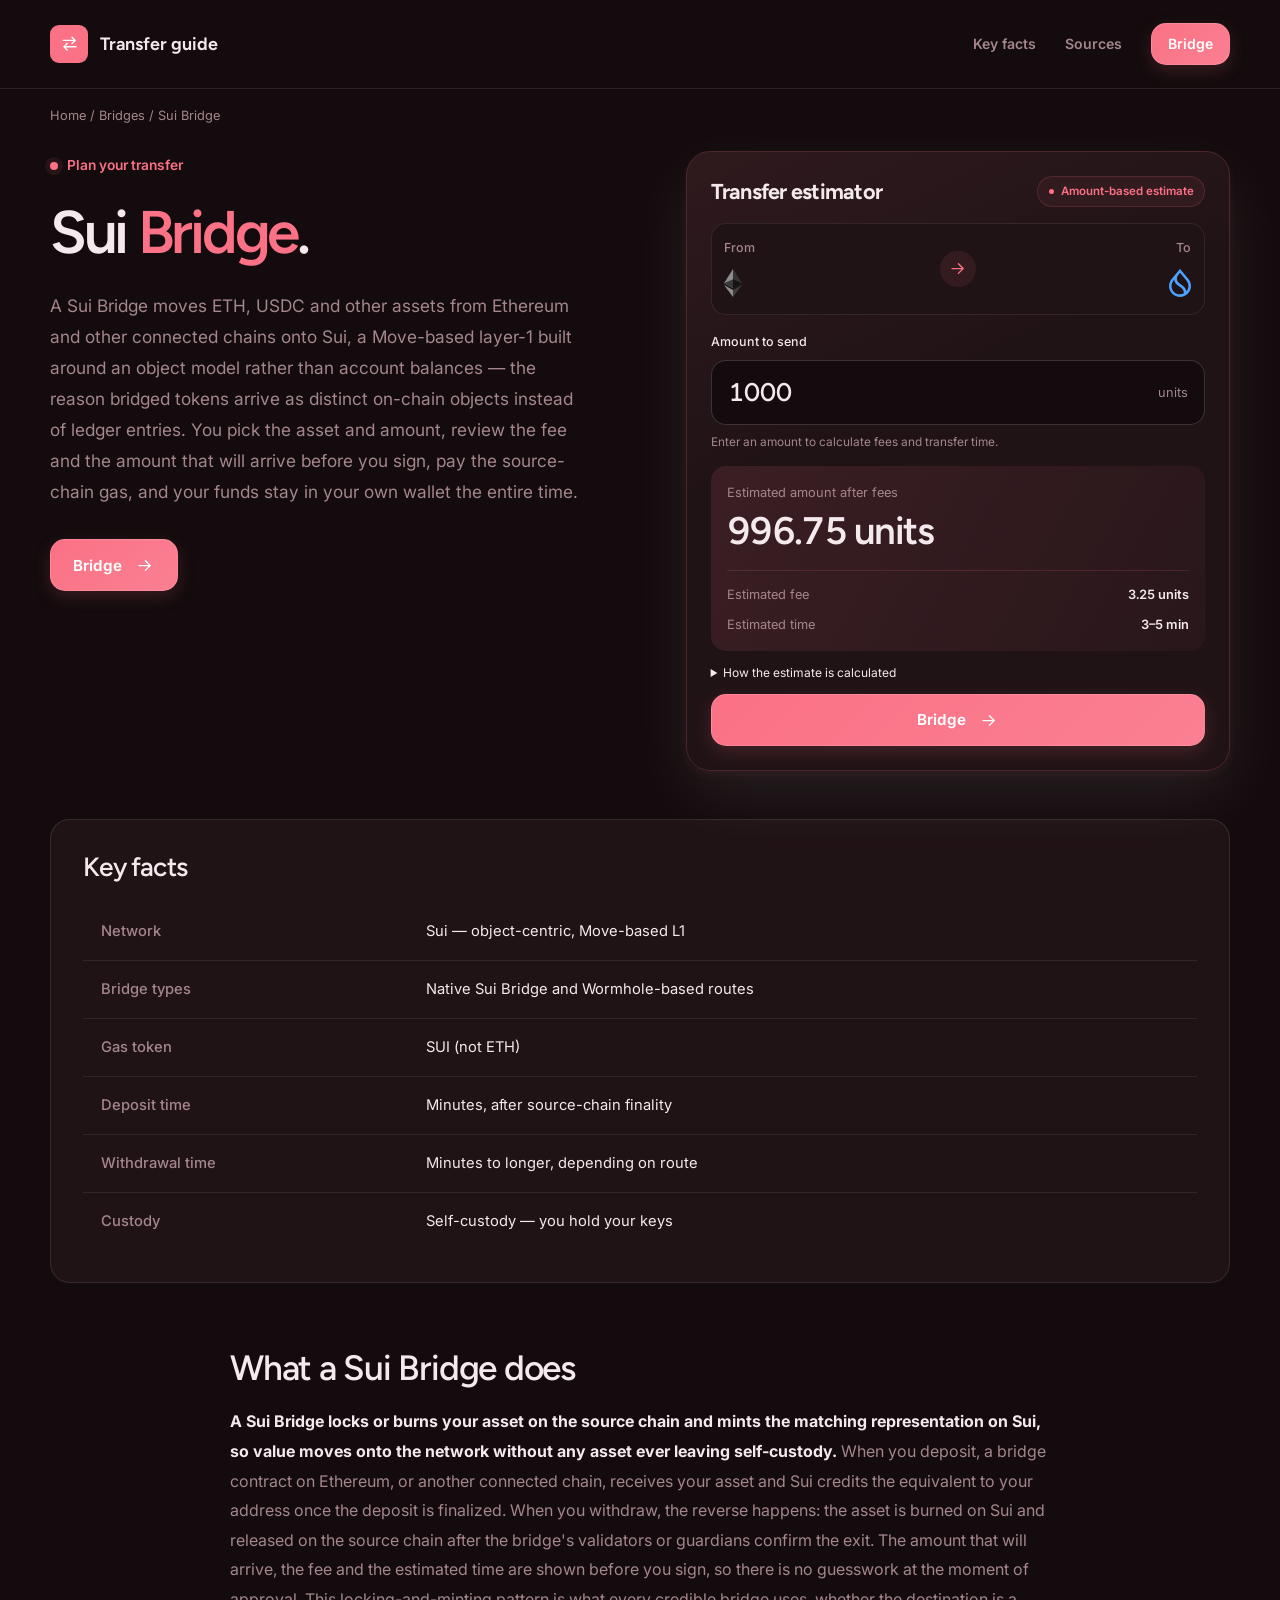
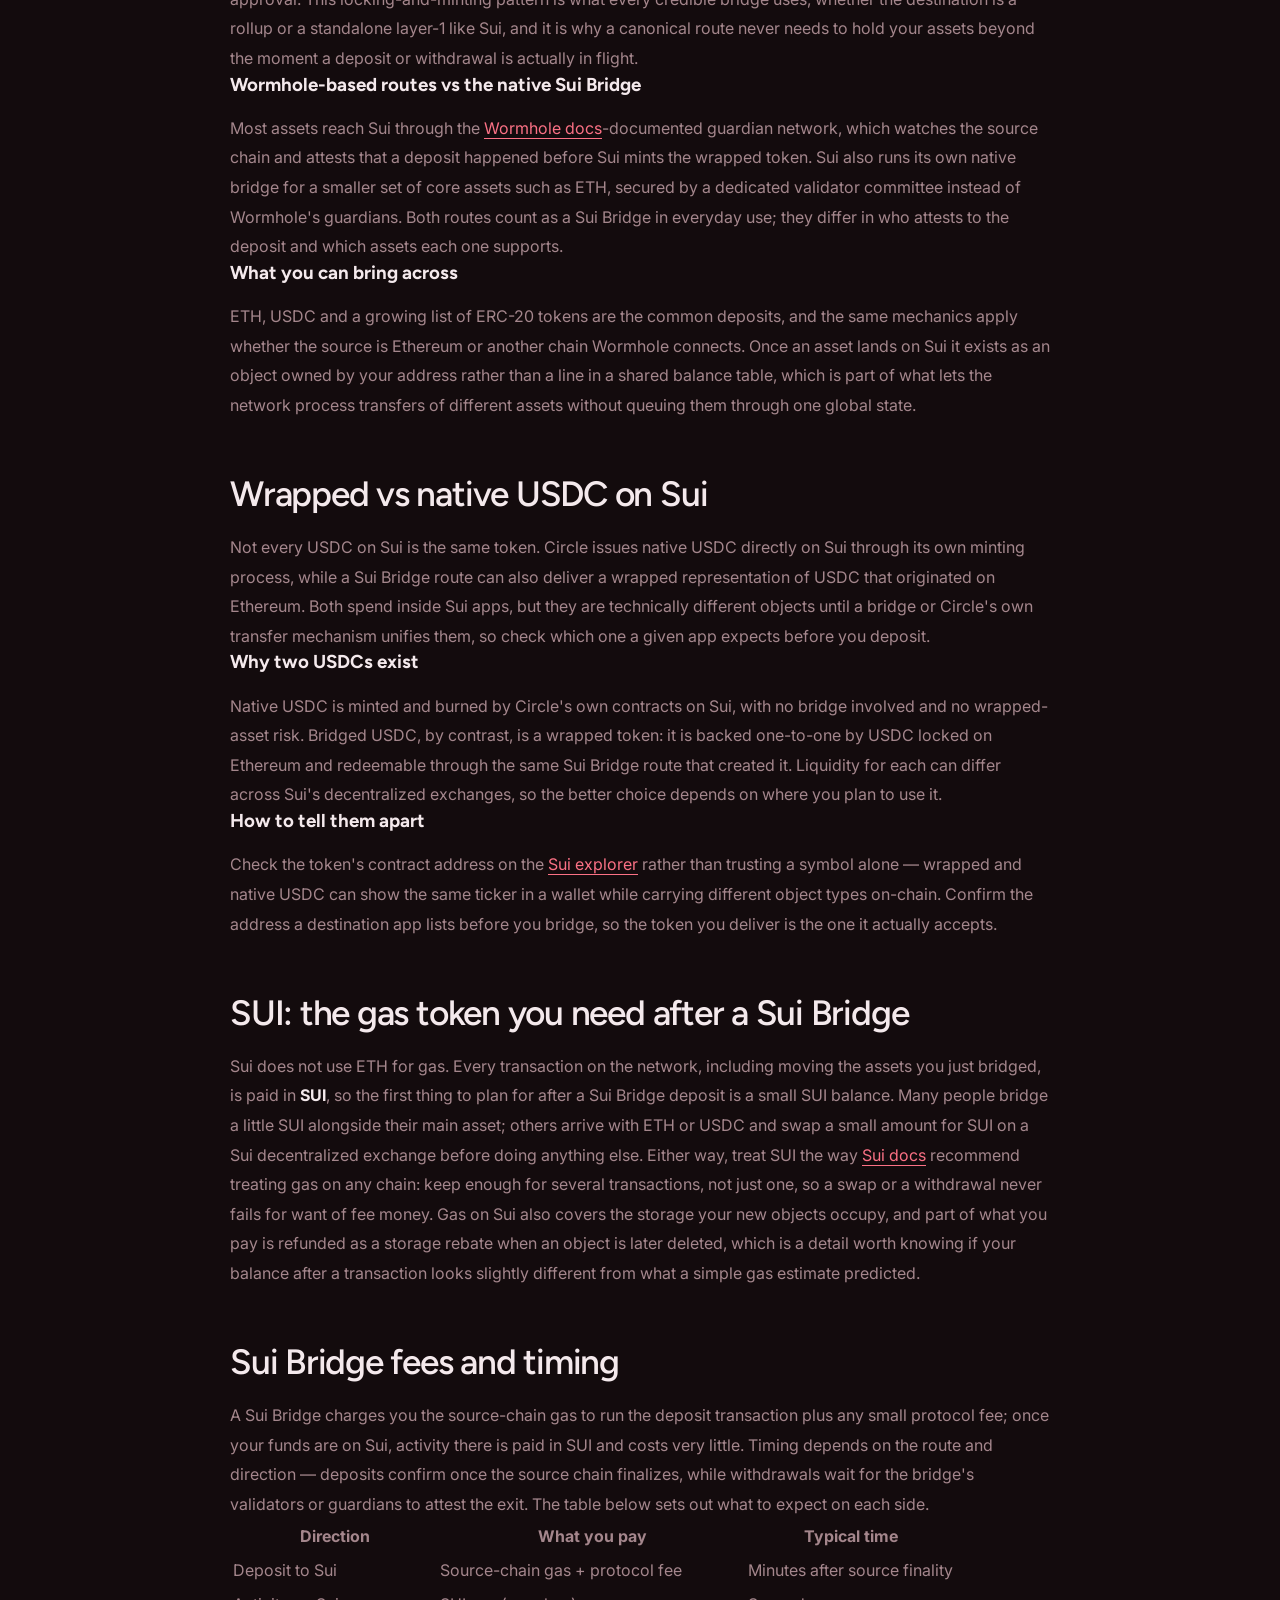
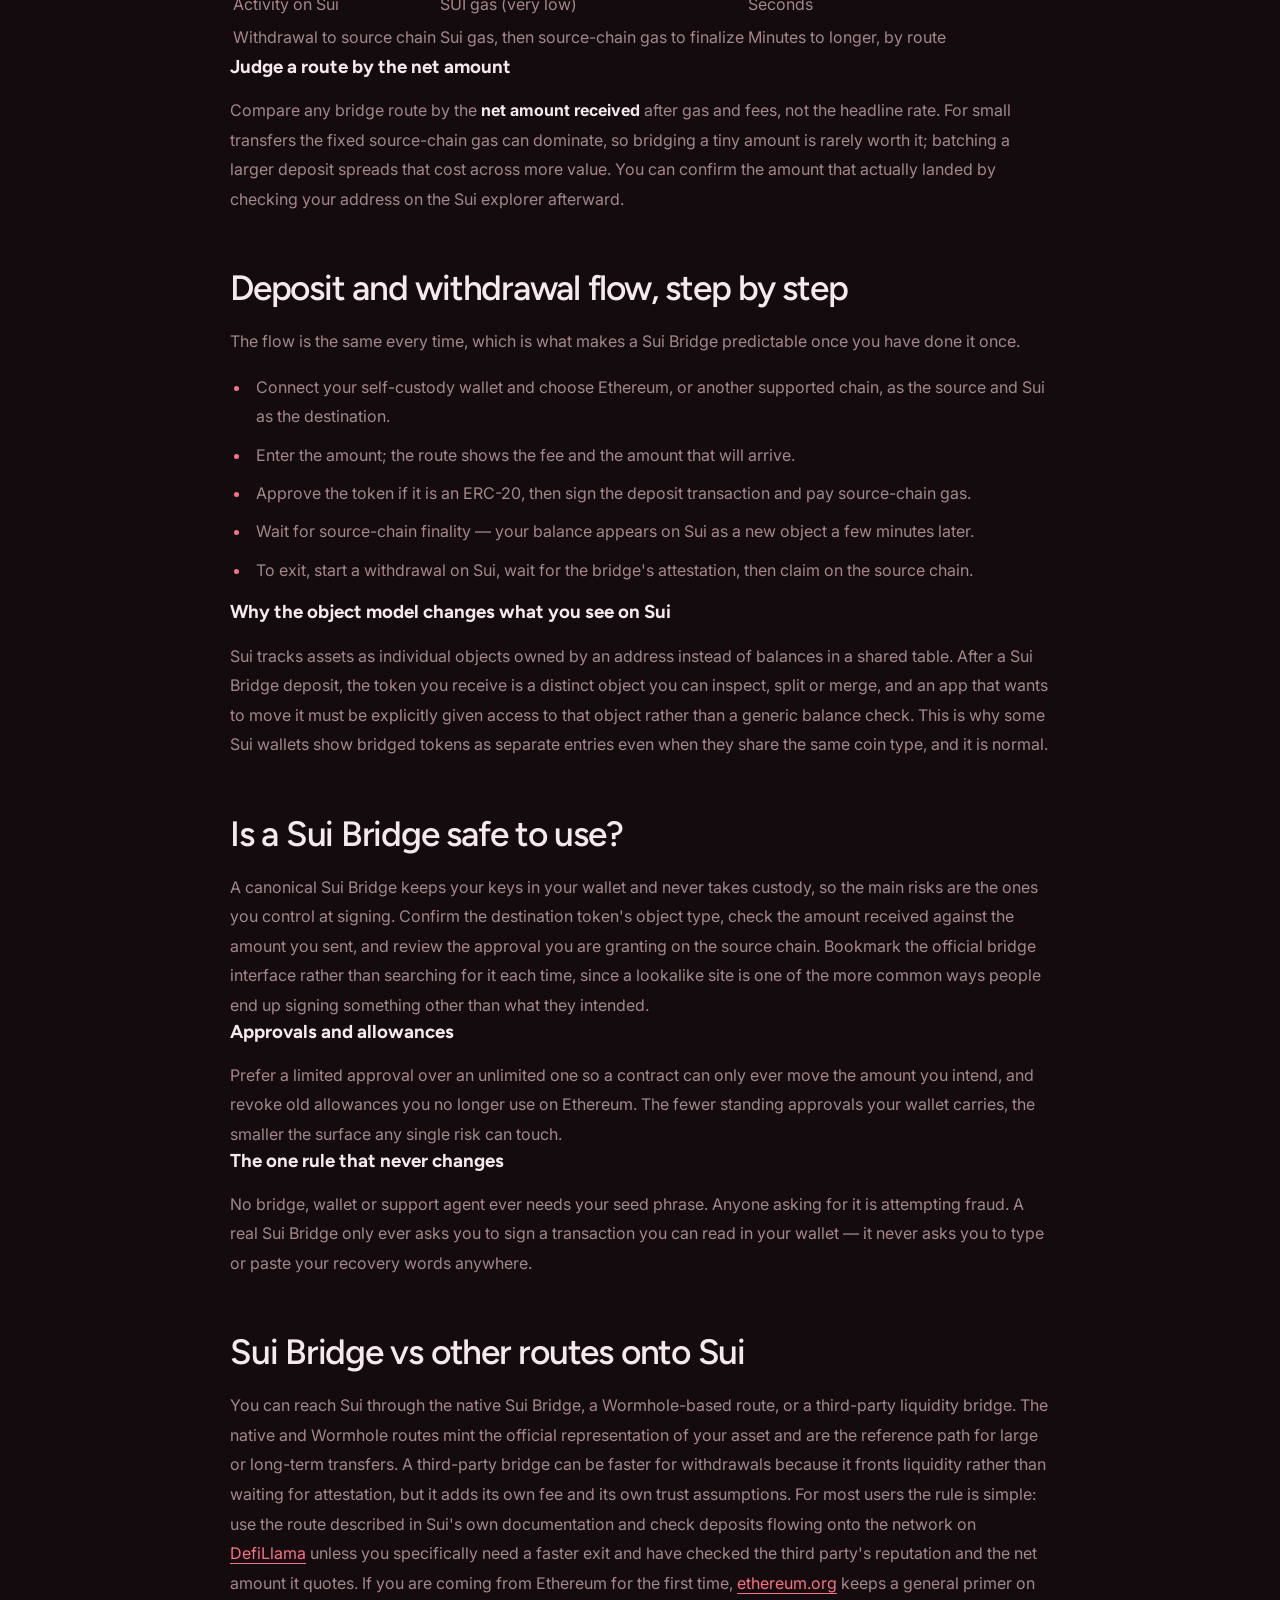
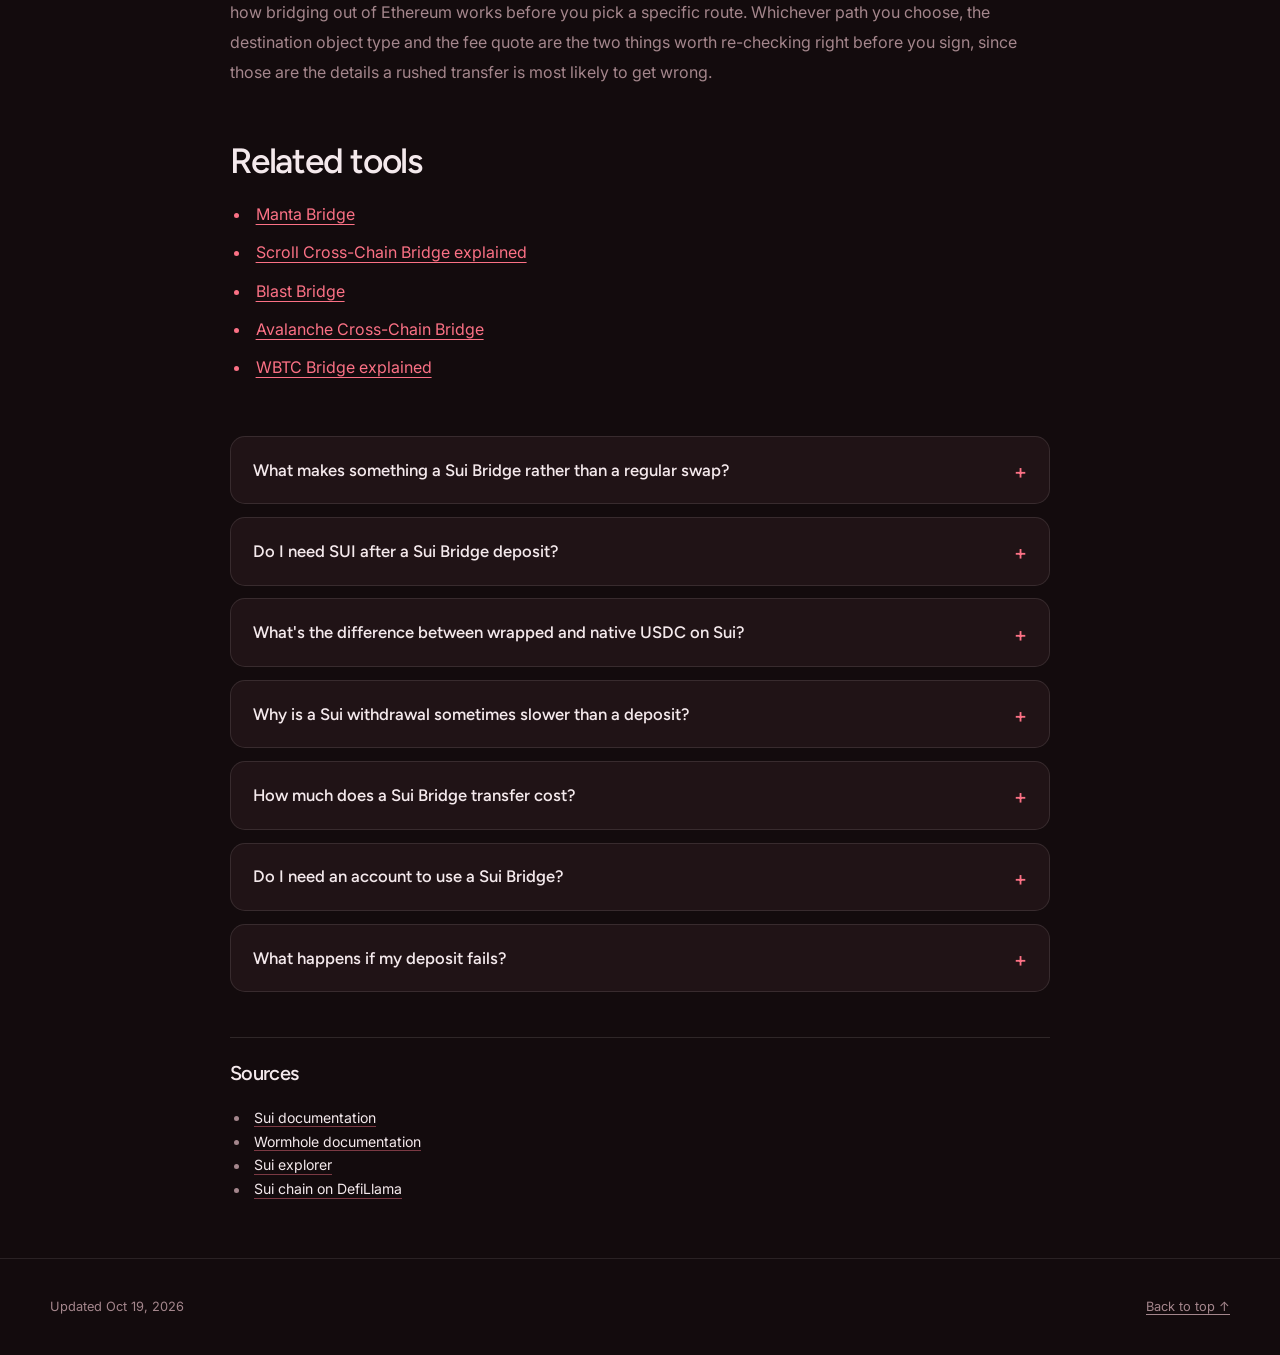
<file: index.html>
<!doctype html>
<html lang="en">
<head>
  <meta charset="utf-8">
  <meta name="viewport" content="width=device-width, initial-scale=1">
  <title>Sui Bridge — Move ETH, USDC & Tokens onto Sui</title>
  <meta name="description" content="Use the Sui Bridge to bring ETH, USDC and other tokens from Ethereum onto Sui, an object-centric Move-based L1 with its own SUI gas token. Compare wrapped vs native USDC, check timing before you sign, and keep your own keys.">
  <link rel="canonical" href="https://sui-bridge.github.io/">
  <meta property="og:type" content="website">
  <meta property="og:title" content="Sui Bridge">
  <meta property="og:description" content="Use the Sui Bridge to bring ETH, USDC and other tokens from Ethereum onto Sui, an object-centric Move-based L1 with its own SUI gas token. Compare wrapped vs native USDC, check timing before you sign, and keep your own keys.">
  <meta property="og:url" content="https://sui-bridge.github.io/">
  <meta property="og:image" content="https://sui-bridge.github.io/og.png">
  <meta name="twitter:card" content="summary_large_image">
  <meta name="twitter:title" content="Sui Bridge">
  <meta name="twitter:description" content="Use the Sui Bridge to bring ETH, USDC and other tokens from Ethereum onto Sui, an object-centric Move-based L1 with its own SUI gas token. Compare wrapped vs native USDC, check timing before you sign, and keep your own keys.">
  <meta name="twitter:image" content="https://sui-bridge.github.io/og.png">
<link rel="preconnect" href="https://fonts.googleapis.com"><link rel="preconnect" href="https://fonts.gstatic.com" crossorigin><link rel="stylesheet" href="https://fonts.googleapis.com/css2?family=Inter:wght@400;500;600;700&family=Figtree:wght@500;600;700&display=swap">
<script type="application/ld+json">{"@context": "https://schema.org", "@graph": [{"@type": "WebSite", "@id": "https://sui-bridge.github.io/#website", "url": "https://sui-bridge.github.io/", "name": "Sui Bridge — Move ETH, USDC & Tokens onto Sui"}, {"@type": "WebPage", "@id": "https://sui-bridge.github.io/#webpage", "url": "https://sui-bridge.github.io/", "name": "Sui Bridge — Move ETH, USDC & Tokens onto Sui", "isPartOf": {"@id": "https://sui-bridge.github.io/#website"}, "description": "Use the Sui Bridge to bring ETH, USDC and other tokens from Ethereum onto Sui, an object-centric Move-based L1 with its own SUI gas token. Compare wrapped vs native USDC, check timing before you sign, and keep your own keys.", "datePublished": "2026-10-19", "dateModified": "2026-10-19"}, {"@type": "SoftwareApplication", "name": "Sui Bridge", "applicationCategory": "FinanceApplication", "operatingSystem": "Web", "offers": {"@type": "Offer", "price": "0", "priceCurrency": "USD"}}, {"@type": "BreadcrumbList", "itemListElement": [{"@type": "ListItem", "position": 1, "name": "Home", "item": "https://sui-bridge.github.io/"}, {"@type": "ListItem", "position": 2, "name": "Bridges"}, {"@type": "ListItem", "position": 3, "name": "Sui Bridge"}]}, {"@type": "FAQPage", "mainEntity": [{"@type": "Question", "name": "What makes something a Sui Bridge rather than a regular swap?", "acceptedAnswer": {"@type": "Answer", "text": "A Sui Bridge locks or burns your asset on the source chain and mints the matching representation on Sui, moving value between networks without a central party taking custody. A swap, by contrast, exchanges one asset for another on the same chain."}}, {"@type": "Question", "name": "Do I need SUI after a Sui Bridge deposit?", "acceptedAnswer": {"@type": "Answer", "text": "Yes. Gas on Sui is paid in SUI, not ETH, so keep a small SUI balance to cover your first transactions. You can bridge a little SUI with your main asset or swap for it on a Sui decentralized exchange after you arrive."}}, {"@type": "Question", "name": "What's the difference between wrapped and native USDC on Sui?", "acceptedAnswer": {"@type": "Answer", "text": "Native USDC is minted directly by Circle on Sui with no bridge involved. Wrapped USDC arrives through a Sui Bridge route and is backed by USDC locked on Ethereum. Both spend in Sui apps, but they are different objects, so check which one a given app expects."}}, {"@type": "Question", "name": "Why is a Sui withdrawal sometimes slower than a deposit?", "acceptedAnswer": {"@type": "Answer", "text": "Deposits credit on Sui once the source chain finalizes, which can take only minutes. Withdrawals wait for the bridge's validators or guardians to attest that the exit is valid before releasing funds on the source chain, which can take longer depending on the route."}}, {"@type": "Question", "name": "How much does a Sui Bridge transfer cost?", "acceptedAnswer": {"@type": "Answer", "text": "You pay source-chain gas plus any small protocol fee to deposit; activity on Sui itself is paid in SUI and costs very little. Compare routes by the net amount received after gas and fees rather than the headline figure."}}, {"@type": "Question", "name": "Do I need an account to use a Sui Bridge?", "acceptedAnswer": {"@type": "Answer", "text": "No. You connect a self-custody wallet and bridge on-chain, with no sign-up and no custody. Your funds stay under your own keys the whole time."}}, {"@type": "Question", "name": "What happens if my deposit fails?", "acceptedAnswer": {"@type": "Answer", "text": "A failed transaction reverts and you keep your assets; only the source-chain gas spent on the attempt is lost. Nothing is credited on Sui until the deposit is confirmed and finalized."}}]}]}</script>
  <style>
    :root{--bg:#130B0D;--surface:#201316;--text:#F4E9EC;--muted:#A4868C;--accent:#FB7185;--accent-ink:#FFFFFF;--radius:15px;--display:"Figtree";--body:"Inter"}
    * { box-sizing: border-box; }
    html { scroll-behavior: smooth; scroll-padding-top: 2rem; }
    body { margin: 0; background: var(--bg); color: var(--text); font: 400 1rem/1.7 var(--body); -webkit-font-smoothing: antialiased; }
    a { color: var(--accent); text-underline-offset: .22em; }
    a:hover { text-decoration-thickness: .12em; }
    :focus-visible { outline: 3px solid var(--accent); outline-offset: 5px; }
    ::selection { background: var(--accent); color: var(--accent-ink); }
    h1, h2, h3, h4, h5, h6 { font-family: var(--display); line-height: 1.15; text-wrap: balance; }
    p, h1, h2, h3 { margin-top: 0; }
    img, svg { max-width: 100%; vertical-align: middle; }
    .ca76d25 { width: min(1180px, calc(100% - 3rem)); margin-inline: auto; }
    .c99dc0c { position: absolute; z-index: 5; top: .5rem; left: 1rem; padding: .7rem 1rem; background: var(--surface); transform: translateY(-180%); border-radius: var(--radius); }
    .c99dc0c:focus { transform: translateY(0); }
    .cfe5d9e { border-bottom: 1px solid color-mix(in srgb,var(--text) 10%,transparent); }
    .c77034f { min-height: 88px; display: flex; align-items: center; justify-content: space-between; gap: 1.5rem; }
    .c615bdb { display: inline-flex; align-items: center; gap: .7rem; color: var(--text); font: 650 1.12rem/1.2 var(--display); text-decoration: none; }
    .c140a68 { display: grid; place-items: center; width: 2.4rem; height: 2.4rem; border-radius: calc(var(--radius) * .6); background: var(--accent); color: var(--accent-ink); }
    .c2e56c2 { width: 1.2rem; height: 1.2rem; fill: none; stroke: var(--accent-ink); stroke-width: 1.7; stroke-linecap: round; stroke-linejoin: round; flex: 0 0 auto; }
    .c767500 { display: flex; align-items: center; gap: 1.8rem; }
    .c767500 > a { font-size: .88rem; font-weight: 600; text-decoration: none; }
    .c767500 > a:not(.cafae89) { color: var(--muted); }
    .cafae89 { display: inline-flex; align-items: center; justify-content: center; gap: .8rem; min-height: 52px; padding: .85rem 1.4rem; border: 1px solid color-mix(in srgb,var(--accent-ink) 12%,transparent); border-radius: var(--radius); background: linear-gradient(135deg,var(--accent),color-mix(in srgb,var(--accent) 88%,var(--text))); color: var(--accent-ink); font: 650 .95rem/1.3 var(--body); text-decoration: none; box-shadow: 0 6px 18px color-mix(in srgb,var(--accent) 17%,transparent); transition: transform .18s ease, box-shadow .18s ease; }
    .cafae89:hover { transform: translateY(-2px); box-shadow: 0 9px 24px color-mix(in srgb,var(--accent) 25%,transparent); }
    .c77034f .cafae89 { min-height: 42px; padding: .65rem 1rem; }
    .cd6780b { padding-block: 1rem 0; color: var(--muted); font-size: .8rem; overflow-wrap: anywhere; }
    .cab3af9 { color: var(--muted); }
    .cab3af9 a, a.cab3af9 { color: var(--muted); text-decoration: none; }
    .cab3af9 a:hover, a.cab3af9:hover { color: var(--accent); text-decoration: underline; }
    .cab3af9 ol, .cab3af9 ul { display: flex; flex-wrap: wrap; gap: .5rem 1rem; padding: 0; margin: 0; list-style: none; }
    .c844987 { display: grid; grid-template-columns: minmax(0,1.05fr) minmax(0,1fr); gap: clamp(2rem,5vw,4.5rem); align-items: start; padding-block: 1.5rem 3rem; }
    .c9d1237 { display: inline-flex; align-items: center; gap: .55rem; margin-bottom: 1.3rem; color: var(--accent); font-size: .86rem; font-weight: 600; }
    .c9d1237::before { content: ""; width: .5rem; height: .5rem; border-radius: 50%; background: var(--accent); box-shadow: 0 0 0 5px color-mix(in srgb,var(--accent) 9%,transparent); }
    h1 { margin-bottom: 1.4rem; font-size: clamp(2.5rem,4.7vw,4.35rem); font-weight: 600; letter-spacing: -.055em; overflow-wrap: anywhere; }
    h1 em { color: var(--accent); font-style: normal; }
    .c321877 { max-width: 48ch; margin-bottom: 2rem; color: var(--muted); font-size: 1.08rem; line-height: 1.8; }
    .c4d52f0 { position: relative; min-width: 0; padding: clamp(1.1rem,2.4vw,1.5rem); border: 1px solid color-mix(in srgb,var(--accent) 20%,var(--surface)); border-radius: calc(var(--radius) * 1.6); background: linear-gradient(155deg,color-mix(in srgb,var(--accent) 7%,var(--surface)),var(--surface) 40%); box-shadow: 0 24px 64px color-mix(in srgb,var(--text) 9%,transparent),0 4px 12px color-mix(in srgb,var(--accent) 6%,transparent); }
    .c3a652d { display: flex; flex-wrap: wrap; align-items: center; justify-content: space-between; gap: .7rem; margin-bottom: 1rem; }
    .c3a652d h2 { margin: 0; font-size: 1.35rem; letter-spacing: -.035em; }
    .c8d96d6 { display: inline-flex; align-items: center; gap: .4rem; padding: .3rem .65rem; border: 1px solid color-mix(in srgb,var(--accent) 16%,transparent); border-radius: 999px; background: color-mix(in srgb,var(--accent) 8%,var(--surface)); color: var(--accent); font-size: .72rem; font-weight: 600; }
    .c8d96d6::before { content: ""; width: .35rem; height: .35rem; border-radius: 50%; background: var(--accent); }
    .c442af6 { display: grid; grid-template-columns: minmax(0,1fr) auto minmax(0,1fr); align-items: center; gap: .8rem; padding: .8rem; margin-bottom: 1rem; border: 1px solid color-mix(in srgb,var(--text) 9%,transparent); border-radius: var(--radius); background: var(--surface); }
    .c7e923c { min-width: 0; display: flex; flex-direction: column; align-items: flex-start; gap: .45rem; }
    .c7e923c:last-child { align-items: flex-end; }
    .cfd071f, .c5e9d42 { color: var(--muted); font-size: .78rem; font-weight: 500; }
    .cdf8d4b { display: flex; align-items: center; min-height: 36px; max-width: 100%; overflow-wrap: anywhere; font: 600 1rem/1.3 var(--display); }
    .cdf8d4b img, .cdf8d4b svg { max-height: 36px; width: auto; max-width: 100%; object-fit: contain; }
    .ca1b832 { display: grid; place-items: center; width: 2.25rem; height: 2.25rem; border-radius: 50%; background: color-mix(in srgb,var(--accent) 9%,var(--surface)); }
    .ca1b832 .c2e56c2 { stroke: var(--accent); }
    .c5e9d42 { display: block; margin-bottom: .5rem; color: var(--text); }
    .cf2a8b2 { display: flex; align-items: center; gap: .75rem; padding: .8rem 1rem; border: 1px solid color-mix(in srgb,var(--text) 18%,transparent); border-radius: var(--radius); background: var(--bg); transition: border-color .18s ease; }
    .cf2a8b2:focus-within { border-color: var(--accent); box-shadow: 0 0 0 3px color-mix(in srgb,var(--accent) 12%,transparent); }
    .cf2a8b2 input { width: 100%; min-width: 0; padding: .2rem 0; border: 0; background: var(--bg); color: var(--text); font: 550 1.6rem/1.2 var(--display); font-variant-numeric: tabular-nums; }
    .cf2a8b2 input:focus { outline: 0; }
    .cf1a155 { color: var(--muted); font-size: .8rem; }
    .cfcb11d { margin: .45rem 0 .85rem; color: var(--muted); font-size: .74rem; }
    .c91b178 { margin: .5rem 0; color: var(--text); font-size: .8rem; font-weight: 600; }
    [hidden] { display: none !important; }
    .cea86c3 { padding: 1rem; border-radius: var(--radius); background: linear-gradient(120deg,color-mix(in srgb,var(--accent) 12%,var(--surface)),color-mix(in srgb,var(--accent) 4%,var(--surface))); }
    .c8ee27a { margin-bottom: .25rem; color: var(--muted); font-size: .8rem; }
    .c95d09a { display: block; color: var(--text); font: 600 clamp(1.7rem,3vw,2.5rem)/1.3 var(--display); letter-spacing: -.04em; font-variant-numeric: tabular-nums; overflow-wrap: anywhere; }
    .c95d09a small { color: var(--muted); font: 400 .8rem/1.4 var(--body); letter-spacing: 0; }
    .cea86c3 dl { display: grid; gap: .5rem; margin: .8rem 0 0; padding-top: .8rem; border-top: 1px solid color-mix(in srgb,var(--accent) 15%,transparent); font-size: .8rem; }
    .cea86c3 dl div { display: flex; flex-wrap: wrap; justify-content: space-between; gap: .25rem 1rem; }
    .cea86c3 dt { color: var(--muted); }
    .cea86c3 dd { margin: 0; font-weight: 600; font-variant-numeric: tabular-nums; }
    .c65a707 { margin-block: .7rem; color: var(--muted); font-size: .75rem; }
    .c65a707 summary { width: fit-content; color: var(--text); cursor: pointer; }
    .c65a707 p { margin: .65rem 0 0; }
    .c4d52f0 > .cafae89 { width: 100%; }
    .c9a2a81 { padding: 2rem; border: 1px solid color-mix(in srgb,var(--text) 10%,transparent); border-radius: calc(var(--radius) * 1.3); background: var(--surface); }
    .c157561 { margin-bottom: 1.3rem; font-size: 1.65rem; font-weight: 550; letter-spacing: -.035em; }
    .cfdebf6 { max-width: 100%; overflow-x: auto; }
    .c446e0d { width: 100%; border-collapse: collapse; text-align: left; font-size: .92rem; }
    .c446e0d caption { padding-bottom: 1rem; text-align: left; color: var(--muted); }
    .c446e0d th, .c446e0d td { padding: 1rem 1.1rem; border-bottom: 1px solid color-mix(in srgb,var(--text) 9%,transparent); vertical-align: top; overflow-wrap: anywhere; }
    .c446e0d th { color: var(--muted); font-weight: 500; }
    .c446e0d thead { background: color-mix(in srgb,var(--accent) 5%,var(--surface)); }
    .c446e0d tbody tr:last-child > * { border-bottom: 0; }
    .c608585 { max-width: 820px; padding-block: 4rem 2rem; }
    .c480e80 { margin-bottom: 3.3rem; }
    .c664291 { margin: 0 0 1.1rem; font: 550 clamp(1.6rem,3vw,2.2rem)/1.2 var(--display); letter-spacing: -.035em; }
    .c266d5a { color: var(--muted); line-height: 1.85; overflow-wrap: anywhere; }
    .c266d5a p { margin-bottom: 1.2rem; }
    .c266d5a strong, .c266d5a h3, .c266d5a h4 { color: var(--text); }
    .c266d5a ul, .c266d5a ol { padding-left: 1.3rem; }
    .c266d5a li { padding-left: .3rem; margin-block: .55rem; }
    .c266d5a li::marker { color: var(--accent); }
    .c266d5a blockquote { margin: 1.5rem 0; padding: 1rem 1.4rem; border-left: 3px solid var(--accent); border-radius: 0 var(--radius) var(--radius) 0; background: var(--surface); color: var(--text); }
    .c266d5a img { height: auto; border-radius: var(--radius); }
    .c266d5a pre { overflow-x: auto; padding: 1rem; border-radius: var(--radius); background: var(--surface); }
    .c266d5a code, .c266d5a pre { font-family: var(--body); }
    .c608b6c { margin-block: .8rem; border: 1px solid color-mix(in srgb,var(--text) 11%,transparent); border-radius: var(--radius); background: var(--surface); overflow: hidden; }
    .c8e703c { position: relative; padding: 1.3rem 3.5rem 1.3rem 1.4rem; list-style: none; cursor: pointer; color: var(--text); font: 550 1.04rem/1.5 var(--display); }
    .c8e703c::-webkit-details-marker { display: none; }
    .c8e703c::after { content: "+"; position: absolute; right: 1.4rem; top: 1.2rem; color: var(--accent); font-size: 1.3rem; }
    details[open] > .c8e703c::after { content: "−"; }
    .c608b6c[open] { border-color: color-mix(in srgb,var(--accent) 35%,var(--surface)); }
    .c8e703c:focus-visible { outline-offset: -5px; }
    .c0e8e57 { padding: 0 1.4rem 1.4rem; color: var(--muted); overflow-wrap: anywhere; }
    .c0e8e57 > :last-child { margin-bottom: 0; }
    .c8490d9 { max-width: 820px; padding-block: 1.5rem 3.5rem; border-top: 1px solid color-mix(in srgb,var(--text) 12%,transparent); }
    .c8490d9 .c157561 { font-size: 1.25rem; }
    .c7e8cab { margin: 0; padding-left: 1.25rem; color: var(--muted); font-size: .88rem; }
    .c8867f9 { padding-block: .4rem; padding-left: .25rem; overflow-wrap: anywhere; }
    .c8867f9 a, a.c8867f9 { color: var(--text); text-decoration-color: color-mix(in srgb,var(--accent) 45%,transparent); }
    .c8867f9 a:hover, a.c8867f9:hover { color: var(--accent); }
    .ce34461 { border-top: 1px solid color-mix(in srgb,var(--text) 10%,transparent); }
    .c3b8dcd { display: flex; align-items: center; justify-content: space-between; flex-wrap: wrap; gap: 1rem; min-height: 96px; padding-block: 1.5rem; color: var(--muted); font-size: .8rem; }
    .c3b8dcd p { margin: 0; }
    .c3b8dcd a { color: var(--muted); }
    @media (max-width: 850px) { .c844987 { grid-template-columns: minmax(0,1fr); gap: 2.5rem; padding-block: 2.5rem 3.5rem; } .cb257d3 { max-width: 650px; } .c4d52f0 { width: 100%; max-width: 600px; justify-self: center; } h1 { font-size: clamp(2.5rem,7vw,4rem); } .c321877 { max-width: 60ch; } }
    @media (max-width: 540px) { .ca76d25 { width: calc(100% - 2rem); } .c77034f { min-height: 76px; gap: .7rem; } .c615bdb { font-size: .95rem; gap: .45rem; } .c140a68 { width: 2rem; height: 2rem; } .c767500 { gap: .6rem; } .c767500 > a:not(.cafae89) { display: none; } .c77034f .cafae89 { padding-inline: .85rem; font-size: .8rem; } .c9a2a81 { padding: 1.25rem; } .c446e0d th, .c446e0d td { padding: .8rem .55rem; } .cb257d3 > .cafae89 { width: 100%; } .c608585 { padding-top: 2.8rem; } .c3b8dcd { align-items: flex-start; flex-direction: column; } }
    @media (prefers-reduced-motion: reduce) { html { scroll-behavior: auto; } .cafae89, .cf2a8b2 { transition: none; } .cafae89:hover { transform: none; } }
  </style>
</head>
<body>
  <a class="c99dc0c" href="#content">Skip to content</a>
  <header class="cfe5d9e">
    <nav class="c77034f ca76d25" aria-label="Primary navigation">
      <a class="c615bdb" href="#top" aria-label="Transfer guide, top of page">
        <span class="c140a68" aria-hidden="true"><svg class="c2e56c2" viewBox="0 0 24 24"><path d="M4 8h15m-4-4 4 4-4 4M20 16H5m4-4-4 4 4 4"/></svg></span>
        Transfer guide
      </a>
      <div class="c767500">
        <a href="#facts">Key facts</a>
        <a href="#sources">Sources</a>
        <a class="cafae89" href="dashboard/">Bridge</a>
      </div>
    </nav>
  </header>
  <div class="ca76d25" id="top">
    <div class="cd6780b"><nav class="cab3af9" aria-label="Breadcrumb"><a href="dashboard/">Home</a> <span>/</span> <span>Bridges</span> <span>/</span> <span>Sui Bridge</span></nav></div>
    <section class="c844987" aria-labelledby="hero-title">
      <div class="cb257d3">
        <p class="c9d1237">Plan your transfer</p>
        <h1 id="hero-title">Sui <em>Bridge</em>.</h1>
        <p class="c321877">A Sui Bridge moves ETH, USDC and other assets from Ethereum and other connected chains onto Sui, a Move-based layer-1 built around an object model rather than account balances — the reason bridged tokens arrive as distinct on-chain objects instead of ledger entries. You pick the asset and amount, review the fee and the amount that will arrive before you sign, pay the source-chain gas, and your funds stay in your own wallet the entire time.</p>
        <a class="cafae89" href="dashboard/">Bridge <svg class="c2e56c2" viewBox="0 0 24 24" aria-hidden="true"><path d="M5 12h14m-6-6 6 6-6 6"/></svg></a>
      </div>
      <aside class="c4d52f0" aria-labelledby="widget-title">
        <div class="c3a652d">
          <h2 id="widget-title">Transfer estimator</h2>
          <span class="c8d96d6">Amount-based estimate</span>
        </div>
        <div class="c442af6" aria-label="Transfer route">
          <div class="c7e923c"><span class="cfd071f">From</span><div class="cdf8d4b"><img src="assets/tokens/eth.svg" alt="Ethereum" width="28" height="28"></div></div>
          <span class="ca1b832" aria-hidden="true"><svg class="c2e56c2" viewBox="0 0 24 24"><path d="M5 12h14m-6-6 6 6-6 6"/></svg></span>
          <div class="c7e923c"><span class="cfd071f">To</span><div class="cdf8d4b"><img src="assets/tokens/sui.svg" alt="Sui" width="28" height="28"></div></div>
        </div>
        <label class="c5e9d42" for="amount">Amount to send</label>
        <div class="cf2a8b2">
          <input id="amount" type="number" inputmode="decimal" min="0.01" max="1000000000000" step="0.01" value="1000" required aria-describedby="amount-help amount-error">
          <span class="cf1a155">units</span>
        </div>
        <p class="cfcb11d" id="amount-help">Enter an amount to calculate fees and transfer time.</p>
        <p class="c91b178" id="amount-error" hidden></p>
        <div class="cea86c3" role="status" aria-live="polite" aria-atomic="true">
          <div class="c8ee27a">Estimated amount after fees</div>
          <output class="c95d09a" id="result" for="amount">—</output>
          <dl>
            <div><dt>Estimated fee</dt><dd id="fee">—</dd></div>
            <div><dt>Estimated time</dt><dd id="duration">—</dd></div>
          </dl>
        </div>
        <details class="c65a707">
          <summary>How the estimate is calculated</summary>
          <p>Fee = 0.25 units + 0.3% of the amount, rounded to two decimal places and capped at the amount sent. The remaining amount uses the same units, at a 1:1 conversion. Time starts at 2 minutes, adds 1 minute per 2,500 units or part thereof, and is capped at 12 minutes. The displayed range adds 2 minutes to that estimate.</p>
        </details>
        <noscript><p class="cfcb11d">Enable JavaScript to calculate the estimate.</p></noscript>
        <a class="cafae89" href="dashboard/">Bridge <svg class="c2e56c2" viewBox="0 0 24 24" aria-hidden="true"><path d="M5 12h14m-6-6 6 6-6 6"/></svg></a>
      </aside>
    </section>
    <section class="c9a2a81" id="facts" aria-labelledby="facts-title">
      <h2 class="c157561" id="facts-title">Key facts</h2>
      <div class="cfdebf6"><table class="c446e0d"><tbody><tr><th scope="row">Network</th><td>Sui — object-centric, Move-based L1</td></tr>
<tr><th scope="row">Bridge types</th><td>Native Sui Bridge and Wormhole-based routes</td></tr>
<tr><th scope="row">Gas token</th><td>SUI (not ETH)</td></tr>
<tr><th scope="row">Deposit time</th><td>Minutes, after source-chain finality</td></tr>
<tr><th scope="row">Withdrawal time</th><td>Minutes to longer, depending on route</td></tr>
<tr><th scope="row">Custody</th><td>Self-custody — you hold your keys</td></tr></tbody></table></div>
    </section>
  </div>
  <main class="c608585 ca76d25" id="content">
    <section class="c480e80"><h2 class="c664291">What a Sui Bridge does</h2><div class="c266d5a"><strong>A Sui Bridge locks or burns your asset on the source chain and mints the matching representation on Sui, so value moves onto the network without any asset ever leaving self-custody.</strong> When you deposit, a bridge contract on Ethereum, or another connected chain, receives your asset and Sui credits the equivalent to your address once the deposit is finalized. When you withdraw, the reverse happens: the asset is burned on Sui and released on the source chain after the bridge's validators or guardians confirm the exit. The amount that will arrive, the fee and the estimated time are shown before you sign, so there is no guesswork at the moment of approval. This locking-and-minting pattern is what every credible bridge uses, whether the destination is a rollup or a standalone layer-1 like Sui, and it is why a canonical route never needs to hold your assets beyond the moment a deposit or withdrawal is actually in flight.<h3>Wormhole-based routes vs the native Sui Bridge</h3>Most assets reach Sui through the <a href="https://wormhole.com/docs/" rel="nofollow noopener" target="_blank">Wormhole docs</a>-documented guardian network, which watches the source chain and attests that a deposit happened before Sui mints the wrapped token. Sui also runs its own native bridge for a smaller set of core assets such as ETH, secured by a dedicated validator committee instead of Wormhole's guardians. Both routes count as a Sui Bridge in everyday use; they differ in who attests to the deposit and which assets each one supports.<h3>What you can bring across</h3>ETH, USDC and a growing list of ERC-20 tokens are the common deposits, and the same mechanics apply whether the source is Ethereum or another chain Wormhole connects. Once an asset lands on Sui it exists as an object owned by your address rather than a line in a shared balance table, which is part of what lets the network process transfers of different assets without queuing them through one global state.</div></section>
<section class="c480e80"><h2 class="c664291">Wrapped vs native USDC on Sui</h2><div class="c266d5a">Not every USDC on Sui is the same token. Circle issues native USDC directly on Sui through its own minting process, while a Sui Bridge route can also deliver a wrapped representation of USDC that originated on Ethereum. Both spend inside Sui apps, but they are technically different objects until a bridge or Circle's own transfer mechanism unifies them, so check which one a given app expects before you deposit.<h3>Why two USDCs exist</h3>Native USDC is minted and burned by Circle's own contracts on Sui, with no bridge involved and no wrapped-asset risk. Bridged USDC, by contrast, is a wrapped token: it is backed one-to-one by USDC locked on Ethereum and redeemable through the same Sui Bridge route that created it. Liquidity for each can differ across Sui's decentralized exchanges, so the better choice depends on where you plan to use it.<h3>How to tell them apart</h3>Check the token's contract address on the <a href="https://suiscan.xyz/" rel="nofollow noopener" target="_blank">Sui explorer</a> rather than trusting a symbol alone — wrapped and native USDC can show the same ticker in a wallet while carrying different object types on-chain. Confirm the address a destination app lists before you bridge, so the token you deliver is the one it actually accepts.</div></section>
<section class="c480e80"><h2 class="c664291">SUI: the gas token you need after a Sui Bridge</h2><div class="c266d5a">Sui does not use ETH for gas. Every transaction on the network, including moving the assets you just bridged, is paid in <strong>SUI</strong>, so the first thing to plan for after a Sui Bridge deposit is a small SUI balance. Many people bridge a little SUI alongside their main asset; others arrive with ETH or USDC and swap a small amount for SUI on a Sui decentralized exchange before doing anything else. Either way, treat SUI the way <a href="https://docs.sui.io/" rel="nofollow noopener" target="_blank">Sui docs</a> recommend treating gas on any chain: keep enough for several transactions, not just one, so a swap or a withdrawal never fails for want of fee money. Gas on Sui also covers the storage your new objects occupy, and part of what you pay is refunded as a storage rebate when an object is later deleted, which is a detail worth knowing if your balance after a transaction looks slightly different from what a simple gas estimate predicted.</div></section>
<section class="c480e80"><h2 class="c664291">Sui Bridge fees and timing</h2><div class="c266d5a">A Sui Bridge charges you the source-chain gas to run the deposit transaction plus any small protocol fee; once your funds are on Sui, activity there is paid in SUI and costs very little. Timing depends on the route and direction — deposits confirm once the source chain finalizes, while withdrawals wait for the bridge's validators or guardians to attest the exit. The table below sets out what to expect on each side.<table><thead><tr><th>Direction</th><th>What you pay</th><th>Typical time</th></tr></thead><tbody><tr><td>Deposit to Sui</td><td>Source-chain gas + protocol fee</td><td>Minutes after source finality</td></tr><tr><td>Activity on Sui</td><td>SUI gas (very low)</td><td>Seconds</td></tr><tr><td>Withdrawal to source chain</td><td>Sui gas, then source-chain gas to finalize</td><td>Minutes to longer, by route</td></tr></tbody></table><h3>Judge a route by the net amount</h3>Compare any bridge route by the <strong>net amount received</strong> after gas and fees, not the headline rate. For small transfers the fixed source-chain gas can dominate, so bridging a tiny amount is rarely worth it; batching a larger deposit spreads that cost across more value. You can confirm the amount that actually landed by checking your address on the Sui explorer afterward.</div></section>
<section class="c480e80"><h2 class="c664291">Deposit and withdrawal flow, step by step</h2><div class="c266d5a">The flow is the same every time, which is what makes a Sui Bridge predictable once you have done it once.<ul><li>Connect your self-custody wallet and choose Ethereum, or another supported chain, as the source and Sui as the destination.</li><li>Enter the amount; the route shows the fee and the amount that will arrive.</li><li>Approve the token if it is an ERC-20, then sign the deposit transaction and pay source-chain gas.</li><li>Wait for source-chain finality — your balance appears on Sui as a new object a few minutes later.</li><li>To exit, start a withdrawal on Sui, wait for the bridge's attestation, then claim on the source chain.</li></ul><h3>Why the object model changes what you see on Sui</h3>Sui tracks assets as individual objects owned by an address instead of balances in a shared table. After a Sui Bridge deposit, the token you receive is a distinct object you can inspect, split or merge, and an app that wants to move it must be explicitly given access to that object rather than a generic balance check. This is why some Sui wallets show bridged tokens as separate entries even when they share the same coin type, and it is normal.</div></section>
<section class="c480e80"><h2 class="c664291">Is a Sui Bridge safe to use?</h2><div class="c266d5a">A canonical Sui Bridge keeps your keys in your wallet and never takes custody, so the main risks are the ones you control at signing. Confirm the destination token's object type, check the amount received against the amount you sent, and review the approval you are granting on the source chain. Bookmark the official bridge interface rather than searching for it each time, since a lookalike site is one of the more common ways people end up signing something other than what they intended.<h3>Approvals and allowances</h3>Prefer a limited approval over an unlimited one so a contract can only ever move the amount you intend, and revoke old allowances you no longer use on Ethereum. The fewer standing approvals your wallet carries, the smaller the surface any single risk can touch.<h3>The one rule that never changes</h3>No bridge, wallet or support agent ever needs your seed phrase. Anyone asking for it is attempting fraud. A real Sui Bridge only ever asks you to sign a transaction you can read in your wallet — it never asks you to type or paste your recovery words anywhere.</div></section>
<section class="c480e80"><h2 class="c664291">Sui Bridge vs other routes onto Sui</h2><div class="c266d5a">You can reach Sui through the native Sui Bridge, a Wormhole-based route, or a third-party liquidity bridge. The native and Wormhole routes mint the official representation of your asset and are the reference path for large or long-term transfers. A third-party bridge can be faster for withdrawals because it fronts liquidity rather than waiting for attestation, but it adds its own fee and its own trust assumptions. For most users the rule is simple: use the route described in Sui's own documentation and check deposits flowing onto the network on <a href="https://defillama.com/chain/Sui" rel="nofollow noopener" target="_blank">DefiLlama</a> unless you specifically need a faster exit and have checked the third party's reputation and the net amount it quotes. If you are coming from Ethereum for the first time, <a href="https://ethereum.org/en/bridges/" rel="nofollow noopener" target="_blank">ethereum.org</a> keeps a general primer on how bridging out of Ethereum works before you pick a specific route. Whichever path you choose, the destination object type and the fee quote are the two things worth re-checking right before you sign, since those are the details a rushed transfer is most likely to get wrong.</div></section><section class="c480e80 cca3aeb" id="related"><h2 class="c664291">Related tools</h2><div class="c266d5a"><ul><li><a href="https://mantabridge.github.io/">Manta Bridge</a></li><li><a href="https://scroll-cross-chain-bridge.github.io/">Scroll Cross-Chain Bridge explained</a></li><li><a href="https://bridge-blast.github.io/">Blast Bridge</a></li><li><a href="https://avalanche-cross-chain-bridge.github.io/">Avalanche Cross-Chain Bridge</a></li><li><a href="https://bridge-wbtc.github.io/">WBTC Bridge explained</a></li></ul></div></section>
    <details class="c608b6c"><summary class="c8e703c">What makes something a Sui Bridge rather than a regular swap?</summary><div class="c0e8e57">A Sui Bridge locks or burns your asset on the source chain and mints the matching representation on Sui, moving value between networks without a central party taking custody. A swap, by contrast, exchanges one asset for another on the same chain.</div></details>
<details class="c608b6c"><summary class="c8e703c">Do I need SUI after a Sui Bridge deposit?</summary><div class="c0e8e57">Yes. Gas on Sui is paid in SUI, not ETH, so keep a small SUI balance to cover your first transactions. You can bridge a little SUI with your main asset or swap for it on a Sui decentralized exchange after you arrive.</div></details>
<details class="c608b6c"><summary class="c8e703c">What's the difference between wrapped and native USDC on Sui?</summary><div class="c0e8e57">Native USDC is minted directly by Circle on Sui with no bridge involved. Wrapped USDC arrives through a Sui Bridge route and is backed by USDC locked on Ethereum. Both spend in Sui apps, but they are different objects, so check which one a given app expects.</div></details>
<details class="c608b6c"><summary class="c8e703c">Why is a Sui withdrawal sometimes slower than a deposit?</summary><div class="c0e8e57">Deposits credit on Sui once the source chain finalizes, which can take only minutes. Withdrawals wait for the bridge's validators or guardians to attest that the exit is valid before releasing funds on the source chain, which can take longer depending on the route.</div></details>
<details class="c608b6c"><summary class="c8e703c">How much does a Sui Bridge transfer cost?</summary><div class="c0e8e57">You pay source-chain gas plus any small protocol fee to deposit; activity on Sui itself is paid in SUI and costs very little. Compare routes by the net amount received after gas and fees rather than the headline figure.</div></details>
<details class="c608b6c"><summary class="c8e703c">Do I need an account to use a Sui Bridge?</summary><div class="c0e8e57">No. You connect a self-custody wallet and bridge on-chain, with no sign-up and no custody. Your funds stay under your own keys the whole time.</div></details>
<details class="c608b6c"><summary class="c8e703c">What happens if my deposit fails?</summary><div class="c0e8e57">A failed transaction reverts and you keep your assets; only the source-chain gas spent on the attempt is lost. Nothing is credited on Sui until the deposit is confirmed and finalized.</div></details>
  </main>
  <section class="c8490d9 ca76d25" id="sources" aria-labelledby="sources-title">
    <h2 class="c157561" id="sources-title">Sources</h2>
    <ul class="c7e8cab"><li><a class="c8867f9" href="https://docs.sui.io/" rel="nofollow noopener" target="_blank">Sui documentation</a></li>
<li><a class="c8867f9" href="https://wormhole.com/docs/" rel="nofollow noopener" target="_blank">Wormhole documentation</a></li>
<li><a class="c8867f9" href="https://suiscan.xyz/" rel="nofollow noopener" target="_blank">Sui explorer</a></li>
<li><a class="c8867f9" href="https://defillama.com/chain/Sui" rel="nofollow noopener" target="_blank">Sui chain on DefiLlama</a></li></ul>
  </section>
  <footer class="ce34461">
    <div class="c3b8dcd ca76d25">
      <p>Updated Oct 19, 2026</p>
      <a href="#top">Back to top ↑</a>
    </div>
  </footer>
  <script>
    (() => {
      const amount = document.getElementById('amount');
      const result = document.getElementById('result');
      const fee = document.getElementById('fee');
      const duration = document.getElementById('duration');
      const error = document.getElementById('amount-error');
      const format = new Intl.NumberFormat('en', { minimumFractionDigits: 2, maximumFractionDigits: 2 });
      const calculate = () => {
        const value = amount.valueAsNumber;
        if (!amount.validity.valid || !Number.isFinite(value)) {
          amount.setAttribute('aria-invalid', 'true');
          error.textContent = 'Enter an amount from 0.01 to 1,000,000,000,000 with up to two decimal places.';
          error.hidden = false;
          result.textContent = '—';
          fee.textContent = '—';
          duration.textContent = '—';
          return;
        }
        amount.removeAttribute('aria-invalid');
        error.hidden = true;
        error.textContent = '';
        const amountCents = Math.round(value * 100);
        const feeCents = Math.min(amountCents, Math.round(25 + amountCents * 0.003));
        const minutes = Math.min(12, 2 + Math.ceil(value / 2500));
        result.textContent = format.format((amountCents - feeCents) / 100) + ' units';
        fee.textContent = format.format(feeCents / 100) + ' units';
        duration.textContent = minutes + '–' + (minutes + 2) + ' min';
      };
      amount.addEventListener('input', calculate);
      calculate();
    })();
  </script>
</body>
</html>
</file>
